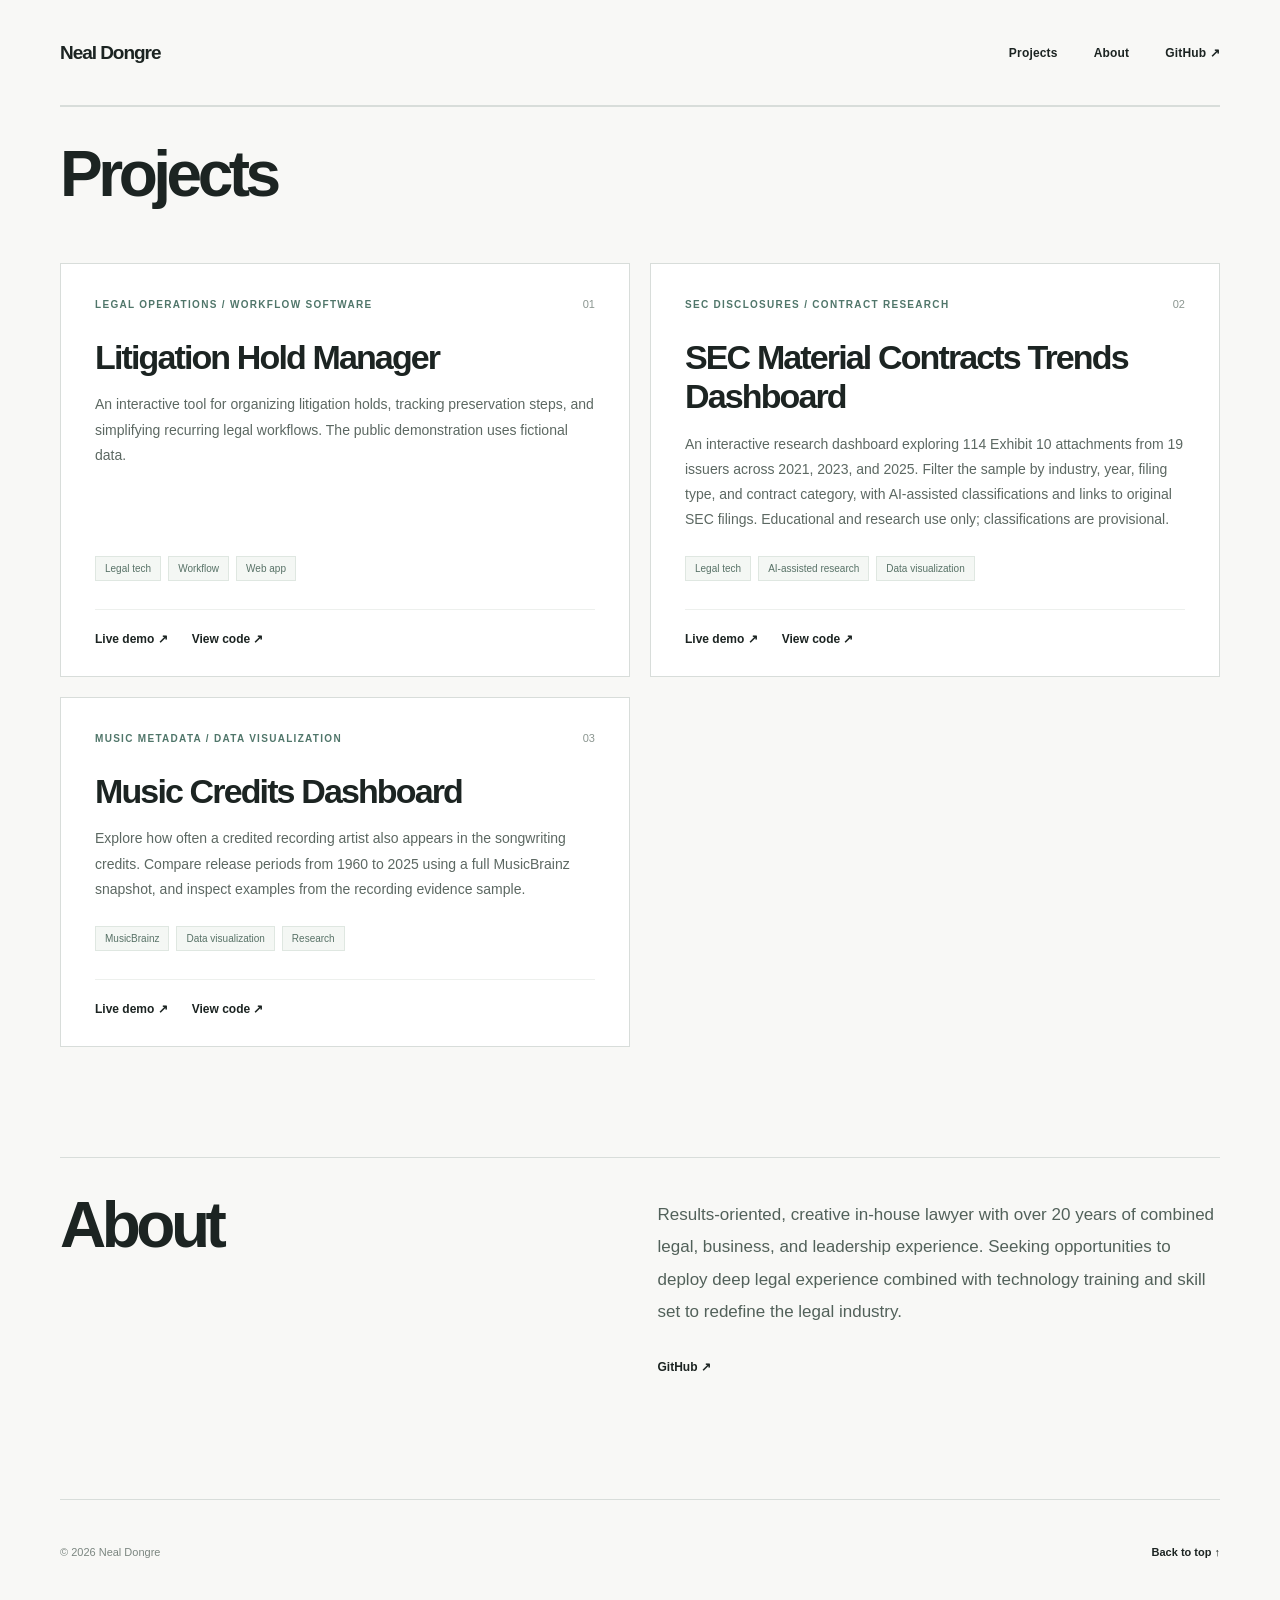
<file: index.html>
<!doctype html>
<html lang="en">
<head>
  <meta charset="utf-8">
  <meta name="viewport" content="width=device-width, initial-scale=1">
  <meta name="theme-color" content="#f8f8f6">
  <meta name="description" content="Selected technology and software projects by Neal Dongre, at the intersection of law, operations, and technology.">
  <title>Neal Dongre — Projects</title>
  <link rel="stylesheet" href="styles.css">
  <script src="content.js?v=20261110-music" defer></script>
  <script src="site.js" defer></script>
</head>
<body id="top">
  <a class="skip" href="#main">Skip to content</a>
  <div class="page">
    <header class="site-header">
      <a class="wordmark" href="#top" id="wordmark">Neal Dongre</a>
      <nav class="navigation" aria-label="Main navigation">
        <a href="#projects">Projects</a>
        <a href="#about">About</a>
        <a id="nav-github" href="https://github.com/nealdongre-code" target="_blank" rel="noopener noreferrer">GitHub <span aria-hidden="true">↗</span></a>
      </nav>
    </header>

    <main id="main">
      <section class="projects section" id="projects" aria-labelledby="projects-heading">
        <h2 id="projects-heading">Projects</h2>
        <div id="project-list" class="project-list"></div>
        <p class="empty-state" id="empty-state" hidden>New projects are coming soon. In the meantime, explore my work on <a href="https://github.com/nealdongre-code">GitHub</a>.</p>
      </section>

      <section class="about section" id="about" aria-labelledby="about-heading">
        <div class="about-grid"><h2 id="about-heading">About</h2><div class="about-content"><p id="about-text"></p><div class="about-links" id="about-links"></div></div></div>
      </section>
    </main>
    <footer class="footer"><span id="footer-name">© Neal Dongre</span><a href="#top">Back to top ↑</a></footer>
  </div>
</body>
</html>
</file>
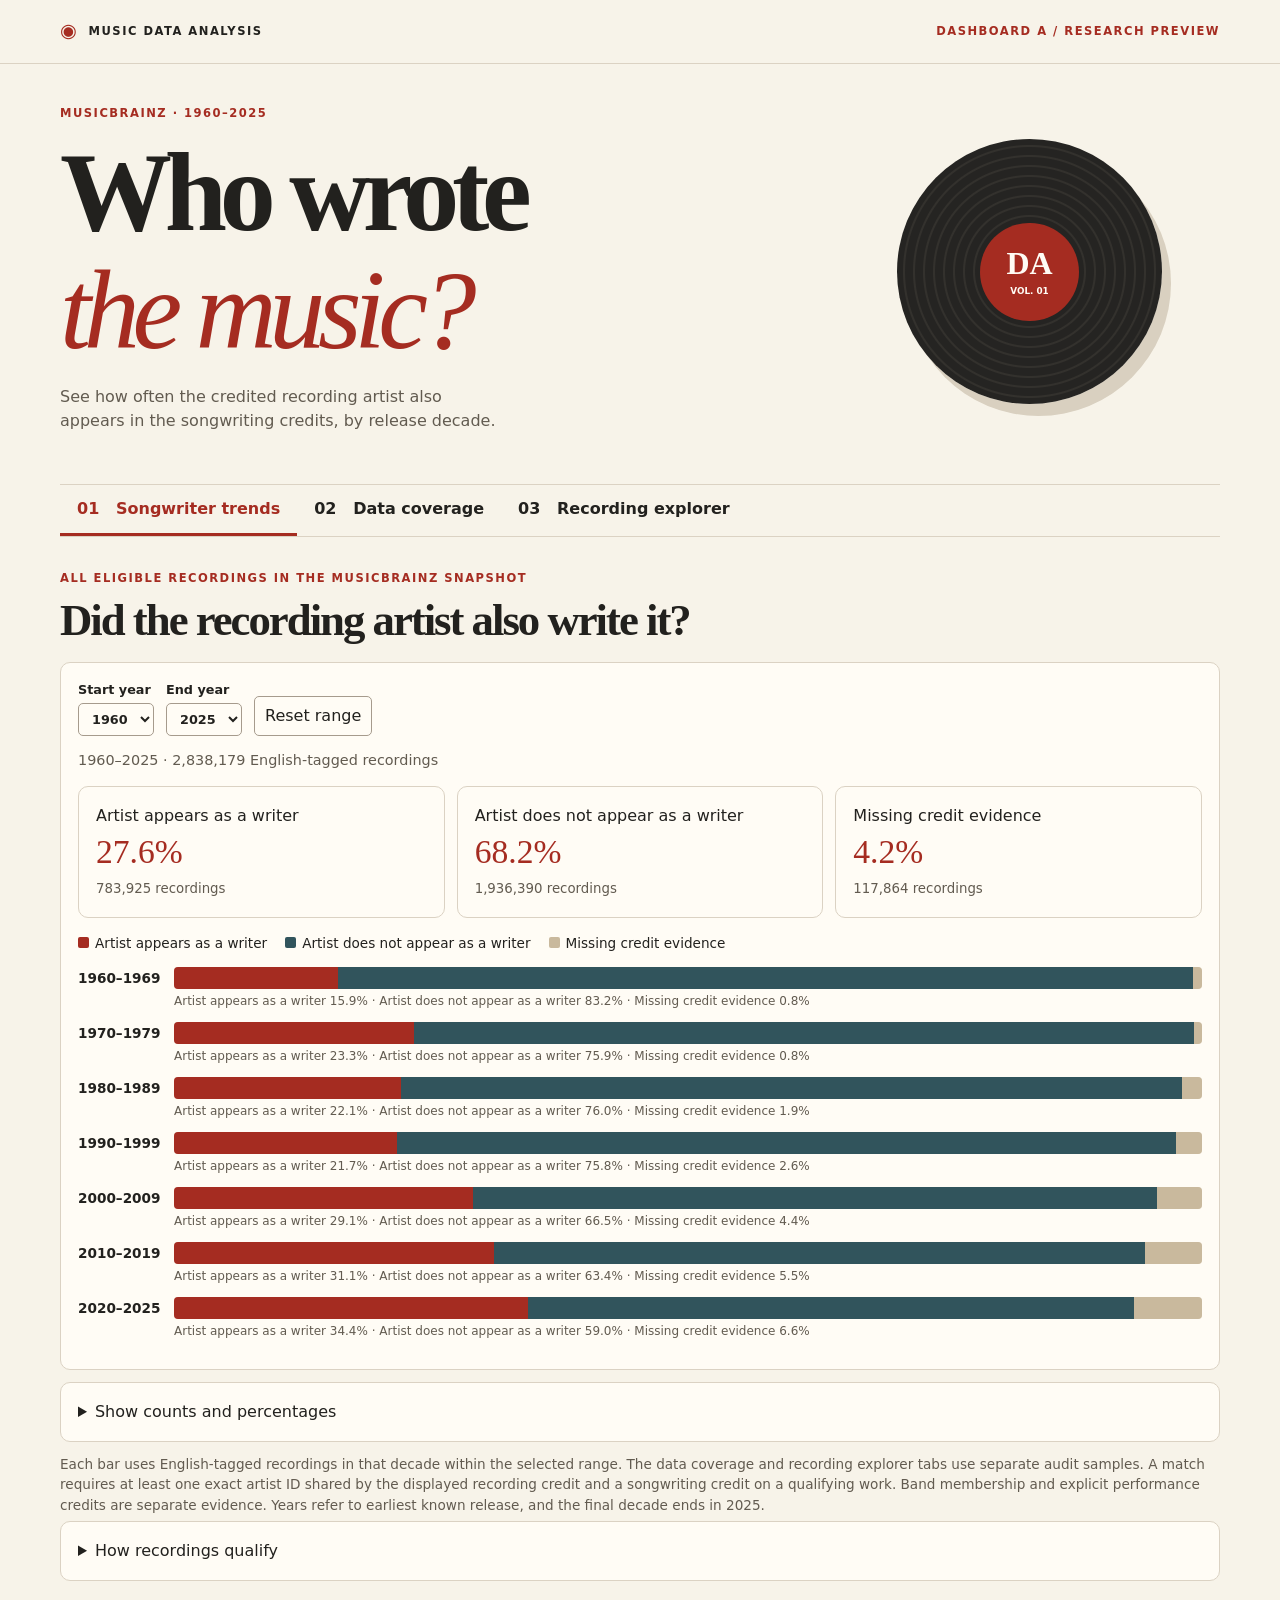
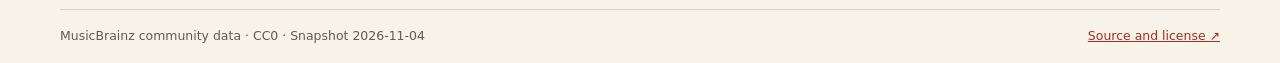
<file: music-data-analysis/index.html>
<!doctype html>
<html lang="en">
<head>
<meta charset="utf-8"><meta name="viewport" content="width=device-width, initial-scale=1">
<meta name="description" content="Explore MusicBrainz songwriting and performance evidence from 1960 to 2025.">
<title>Music Credits · Dashboard A</title>
<link rel="stylesheet" href="style.css">
<script defer src="data.js"></script><script defer src="app.js"></script>
</head>
<body>
<header><div class="wrap mast"><a href="#" class="brand"><span class="mark" aria-hidden="true">◉</span> MUSIC DATA ANALYSIS</a><span class="edition">DASHBOARD A / RESEARCH PREVIEW</span></div></header>
<main class="wrap">
<section class="intro"><div><p class="eyebrow">MUSICBRAINZ · 1960–2025</p><h1>Who wrote<br><em>the music?</em></h1><p>See how often the credited recording artist also appears in the songwriting credits, by release decade.</p></div><div class="record" aria-hidden="true"><span>DA<br><small>VOL. 01</small></span></div></section>
<nav aria-label="Dashboard views"><button id="trendTab" aria-controls="trend" aria-pressed="true">01 &nbsp; Songwriter trends</button><button id="coverageTab" aria-controls="coverage" aria-pressed="false">02 &nbsp; Data coverage</button><button id="sampleTab" aria-controls="sample" aria-pressed="false">03 &nbsp; Recording explorer</button></nav>
<section id="trend">
<div class="section-head"><div><p id="trendCohort" class="eyebrow">ENGLISH-TAGGED MUSICBRAINZ AUDIT SAMPLE</p><h2>Did the recording artist also write it?</h2></div></div>
<div class="panel">
<div class="range-controls"><label><span id="startLabel">Start decade</span><select id="startDecade"></select></label><label><span id="endLabel">End decade</span><select id="endDecade"></select></label><button id="resetRange" type="button">Reset range</button></div>
<p id="rangeSummary" role="status"></p>
<div id="trendMetrics" class="metrics"></div>
<ul class="legend" aria-label="Chart legend"><li class="writer-match">Artist appears as a writer</li><li class="writer-no-match">Artist does not appear as a writer</li><li class="writer-missing">Missing credit evidence</li></ul>
<div id="trendChart"></div>
</div>
<details class="panel"><summary>Show counts and percentages</summary><div class="scroll"><table id="trendCounts"></table></div></details>
<p class="note">Each bar uses English-tagged recordings in that decade within the selected range. The data coverage and recording explorer tabs use separate audit samples. A match requires at least one exact artist ID shared by the displayed recording credit and a songwriting credit on a qualifying work. Band membership and explicit performance credits are separate evidence. Years refer to earliest known release, and the final decade ends in 2025.</p>
<details class="panel"><summary>How recordings qualify</summary><p>Recordings need a known release year in the selected range and at least one linked work tagged English through a recording-of relationship. Instrumental and karaoke relationships do not qualify. Missing work links or language tags can exclude English recordings. This measures MusicBrainz credit evidence within the eligible catalog.</p></details>
</section>
<section id="coverage" hidden><div class="section-head"><div><p class="eyebrow">CATALOG AUDIT · 1-IN-64 SAMPLE</p><h2>Coverage by release decade</h2></div><label>Decade<select id="coverageDecade"></select></label></div><div id="metrics" class="metrics"></div>
<div class="panel"><div class="section-head"><div><h3 id="chartTitle"></h3><p id="chartDescription"></p></div><label>Measure<select id="measure"></select></label></div><div id="chart"></div></div>
<details class="panel"><summary>Show counts behind the chart</summary><div class="scroll"><table id="counts"></table></div></details>
<p class="note">Release year is the earliest known appearance in the snapshot. English coverage depends on linked works and lyric-language tags. The 2020s cover 2020–2025.</p></section>
<section id="sample" hidden><div class="section-head"><div><p class="eyebrow">240 ENGLISH-TAGGED RECORDINGS · REVIEW SAMPLE</p><h2>Recording explorer</h2><p>Search the review sample and inspect the evidence behind each match.</p></div></div>
<div class="filters"><label>Search titles, works or artists<input id="query" type="search" placeholder="Try Genesis or Suspicious Minds"></label><label>Decade<select id="sampleDecade"></select></label><label>Evidence signal<select id="signal"><option value="">Any signal</option><option value="displayed">Writer in displayed credit</option><option value="explicit">Writer in performance credit</option><option value="supported">Band membership supported</option><option value="uncertain">Band membership uncertain</option><option value="outside">Band membership outside year</option></select></label></div>
<p id="resultCount" class="eyebrow" role="status"></p><div class="explorer"><div id="recordings" class="panel listing" aria-label="Matching recordings"></div><article class="panel evidence" id="evidence" aria-label="Selected recording evidence"></article></div>
<p class="note">The review sample has fixed decade quotas. Use Catalog coverage for estimates from the larger audit sample.</p></section>
</main>
<footer class="wrap"><span>MusicBrainz community data · CC0 · Snapshot 2026-11-04</span><a href="https://musicbrainz.org/doc/MusicBrainz_Database/Download">Source and license ↗</a></footer>
</body></html>
</file>
<file: styles.css>
:root{--bg:#f8f8f6;--ink:#1c2422;--muted:#67716d;--line:#d8ddda;--accent:#50766a;--soft:#e8eee9;--max:1160px}*{box-sizing:border-box}html{scroll-behavior:smooth}body{margin:0;background:var(--bg);color:var(--ink);font-family:Inter,-apple-system,BlinkMacSystemFont,"Segoe UI",Arial,sans-serif;-webkit-font-smoothing:antialiased}a{color:inherit;text-decoration:none}a:focus-visible{outline:3px solid var(--accent);outline-offset:5px}button{font:inherit}.skip{position:absolute;left:12px;top:-50px;padding:10px;background:var(--ink);color:#fff;z-index:10}.skip:focus{top:12px}.page{width:min(var(--max),calc(100% - 104px));margin:auto}.site-header{height:106px;display:flex;align-items:center;justify-content:space-between;border-bottom:1px solid var(--line)}.wordmark{font-size:19px;font-weight:760;letter-spacing:-.055em}.mark-dot,.heading-period{color:var(--accent)}.navigation{display:flex;gap:36px;align-items:center;font-size:12px;font-weight:620;letter-spacing:.015em}.navigation a:hover,.secondary-link:hover,.about-links a:hover,.footer a:hover{color:var(--accent)}.hero{display:grid;grid-template-columns:1.4fr .6fr;gap:44px;padding:105px 0 110px;min-height:590px;align-items:center}.eyebrow,.section-kicker,.art-label,.art-index{font-size:10px;font-weight:760;letter-spacing:.19em}.eyebrow{color:var(--accent);margin:0 0 28px}.hero h1{font-weight:690;letter-spacing:-.074em;font-size:clamp(58px,6.65vw,91px);line-height:1.06;margin:0 0 32px;max-width:850px}.hero h1 em{font-weight:420;font-style:normal;color:var(--accent)}.hero-description{font-size:16px;line-height:1.82;color:#5d6964;max-width:550px;margin:0 0 32px}.hero-actions{display:flex;align-items:center;gap:25px}.primary-link{display:inline-flex;align-items:center;gap:34px;background:var(--ink);color:#fff;padding:15px 19px;font-size:12px;font-weight:650;transition:background .2s,transform .2s}.primary-link:hover{background:var(--accent);transform:translateY(-2px)}.secondary-link{font-size:12px;font-weight:700}.hero-art{display:flex;justify-content:end}.art-frame{position:relative;width:min(100%,305px);aspect-ratio:.85;background:#e8ede8;border:1px solid #d7e0d9;overflow:hidden}.art-label{position:absolute;top:24px;left:23px;color:#648174;z-index:2;font-size:8px}.art-circle{position:absolute;width:82%;aspect-ratio:1;border:1px solid #9cb4a4;border-radius:50%;top:20%;left:28%}.art-circle:before,.art-circle:after{content:"";position:absolute;inset:16%;border:1px solid #a8bcae;border-radius:50%}.art-circle:after{inset:32%}.art-square{position:absolute;transform:rotate(-17deg);width:53%;aspect-ratio:1;top:33%;left:12%;background:#6d907e;opacity:.9;mix-blend-mode:multiply}.art-index{position:absolute;right:20px;bottom:21px;color:#668072;font-size:9px}.section{border-top:1px solid var(--line);padding:32px 0 110px}.section-top{display:flex;justify-content:space-between;align-items:baseline;margin-bottom:40px}.section-kicker{margin:0;color:var(--accent)}.section-note{color:var(--muted);font-size:12px}.section h2{font-size:clamp(45px,5vw,68px);font-weight:650;letter-spacing:-.07em;line-height:1.1;margin:0 0 54px}.project-list{display:grid;grid-template-columns:repeat(2,minmax(0,1fr));gap:20px}.project-card{border:1px solid var(--line);background:#fff;display:flex;flex-direction:column;min-height:315px;padding:34px 34px 30px;transition:border-color .2s,transform .2s}.project-card:hover{border-color:#92afa0;transform:translateY(-3px)}.project-card:first-child:last-child{grid-column:span 2;max-width:735px}.project-top{display:flex;justify-content:space-between;align-items:center;margin-bottom:28px}.project-category{font-size:10px;letter-spacing:.13em;font-weight:750;text-transform:uppercase;color:var(--accent)}.project-index{font-size:11px;color:#8b9690}.project-title{font-size:clamp(24px,2.7vw,34px);line-height:1.15;letter-spacing:-.055em;font-weight:650;margin:0 0 15px}.project-description{font-size:14px;color:#5c6862;line-height:1.8;margin:0 0 24px;max-width:565px}.tags{display:flex;gap:7px;flex-wrap:wrap;margin-top:auto}.tag{border:1px solid #dfe7e1;background:#f4f7f4;font-size:10px;color:#587267;padding:6px 9px}.project-links{display:flex;gap:24px;align-items:center;border-top:1px solid #edf0ed;margin-top:28px;padding-top:22px}.project-links a{font-size:12px;font-weight:750}.project-links a:hover{color:var(--accent)}.about{padding-bottom:125px}.about-grid{display:grid;grid-template-columns:1fr 1fr;gap:35px}.about-content{padding-top:9px}.about-content p{font-size:17px;line-height:1.9;color:#52615a;margin:0 0 32px}.about-links{display:flex;gap:28px;flex-wrap:wrap}.about-links a{font-size:12px;font-weight:750}.footer{border-top:1px solid var(--line);min-height:105px;display:flex;align-items:center;justify-content:space-between;gap:20px;color:#7b8680;font-size:11px}.footer a{color:var(--ink);font-weight:650}.empty-state{line-height:1.7;color:var(--muted)}.empty-state a{text-decoration:underline}@media(max-width:850px){.page{width:min(100% - 48px,var(--max))}.hero{grid-template-columns:1fr;min-height:0;padding:85px 0 80px}.hero-art{display:none}.hero h1{font-size:clamp(50px,9vw,76px)}.project-list{grid-template-columns:1fr}.project-card:first-child:last-child{grid-column:auto;max-width:none}.about-grid{grid-template-columns:1fr;gap:0}.about-grid h2{margin-bottom:22px}}@media(max-width:560px){.page{width:calc(100% - 36px)}.site-header{height:78px}.navigation{gap:17px;font-size:11px}.wordmark{font-size:17px}.hero{padding:70px 0 75px}.hero h1{font-size:clamp(43px,11vw,63px);letter-spacing:-.065em}.hero-description{font-size:15px}.section{padding-bottom:78px}.section-top{margin-bottom:30px}.section h2{margin-bottom:35px}.project-card{min-height:315px;padding:26px}.footer{padding:28px 0;min-height:0;flex-wrap:wrap}.footer span:nth-child(2){display:none}}@media(prefers-reduced-motion:reduce){html{scroll-behavior:auto}.project-card,.primary-link{transition:none}}
</file>
<file: music-data-analysis/style.css>
:root{--paper:#f7f3e9;--ink:#22211e;--muted:#625b50;--line:#dbd2c3;--red:#a52c21;--white:#fffcf5}*{box-sizing:border-box}body{margin:0;background:var(--paper);color:var(--ink);font:16px/1.5 system-ui,sans-serif}button,input,select{font:inherit}button,select,summary{cursor:pointer}button:focus-visible,a:focus-visible,input:focus-visible,select:focus-visible,summary:focus-visible{outline:3px solid var(--red);outline-offset:3px}[hidden]{display:none!important}a{color:var(--red)}.wrap{width:min(1160px,calc(100% - 40px));margin:auto}header{border-bottom:1px solid var(--line)}.mast,footer{display:flex;justify-content:space-between;align-items:center;gap:16px;padding:17px 0}.brand,.edition,.eyebrow{font-size:.72rem;font-weight:800;letter-spacing:.13em}.brand{text-decoration:none;color:var(--ink)}.mark{color:var(--red);font-size:1.2rem;vertical-align:middle;margin-right:.3rem}.edition,.eyebrow{color:var(--red)}.intro{min-height:290px;display:flex;justify-content:space-between;align-items:center;gap:30px;padding:30px 0 35px}.intro p:not(.eyebrow){max-width:440px;color:var(--muted)}h1,h2,h3{margin:0;font-family:Georgia,serif;line-height:1.05}h1{font-size:clamp(3.7rem,9vw,7rem);letter-spacing:-.065em}h1 em{color:var(--red);font-weight:normal}h2{font-size:clamp(1.85rem,4vw,2.8rem);letter-spacing:-.045em}h3{font-size:1.45rem}.record{display:grid;place-items:center;width:min(27vw,265px);aspect-ratio:1;flex:none;border-radius:50%;background:repeating-radial-gradient(circle,#252422 0 4px,#33312d 5px 6px,#252422 7px 10px);box-shadow:9px 12px 0 #d9d0c0;margin-right:5%}.record span{background:var(--red);color:var(--white);border-radius:50%;width:37%;aspect-ratio:1;display:grid;place-content:center;text-align:center;font:bold clamp(1rem,4vw,2rem)/1 Georgia}.record small{font:700 .55rem system-ui;margin-top:.45rem}nav{display:flex;border-block:1px solid var(--line);margin-bottom:26px}nav button{background:transparent;color:var(--ink);border:0;border-bottom:3px solid transparent;padding:12px 17px;text-align:left;font-weight:700}nav button[aria-pressed=true]{border-bottom-color:var(--red);color:var(--red)}.section-head{display:flex;justify-content:space-between;align-items:end;gap:16px;margin-bottom:18px}.section-head p,.note{color:var(--muted);margin:.4rem 0}.section-head .eyebrow{color:var(--red);margin-bottom:.6rem}.metrics,.filters{display:grid;grid-template-columns:repeat(3,minmax(0,1fr));gap:12px;margin-bottom:15px}.metric,.panel{border:1px solid var(--line);background:var(--white);border-radius:10px;padding:17px}.metric strong{display:block;font:2.1rem Georgia,serif;color:var(--red);margin:.3rem 0}.metric small{color:var(--muted)}.panel{margin-bottom:12px}label{display:grid;gap:4px;font-size:.8rem;font-weight:700}select,input{border:1px solid #a69b8d;border-radius:5px;background:var(--white);color:var(--ink);padding:7px 9px;min-width:0;max-width:100%}.bar{display:grid;grid-template-columns:86px 1fr 57px;align-items:center;gap:10px;margin:11px 0;font-size:.85rem}.track{background:#ede4d6;border-radius:4px;height:14px;overflow:hidden}.fill{height:100%;background:#a52c21}.bar.dim .fill{background:#b9a494}.bar strong{text-align:right}.scroll{overflow:auto}table{border-collapse:collapse;width:100%;font-size:.85rem;margin-top:10px}th,td{text-align:left;padding:7px;border-bottom:1px solid var(--line);white-space:nowrap}.explorer{display:grid;grid-template-columns:minmax(225px,1fr) minmax(0,2fr);gap:12px}.listing{max-height:600px;overflow:auto;padding:7px}.listing button{display:block;width:100%;text-align:left;padding:10px;border:0;border-bottom:1px solid var(--line);background:transparent;color:var(--ink)}.listing button[aria-pressed=true]{background:#efe1d1;color:#782219}.listing small,.note{display:block;color:var(--muted);font-size:.85rem}.listing p{padding:8px}.evidence{overflow-wrap:anywhere}.evidence h4{margin:16px 0 3px}.evidence ul{padding-left:20px;margin:4px 0}.signals{display:grid;gap:5px;margin:12px 0}.signal{border-left:3px solid var(--line);padding:4px 8px;background:#f5eee3}.signal.match{border-color:var(--red)}.signal small{display:block;color:var(--muted)}footer{border-top:1px solid var(--line);margin-top:28px!important;color:var(--muted);font-size:.78rem}@media(max-width:650px){.wrap{width:calc(100% - 26px)}.edition{display:none}.record{margin-right:3%;width:24vw}.section-head{align-items:start;flex-wrap:wrap}.metrics{gap:6px}.metric{padding:8px;font-size:.75rem}.metric strong{font-size:1.45rem}.filters,.explorer{grid-template-columns:1fr}.listing{max-height:230px}.bar{grid-template-columns:75px 1fr 50px}.intro{min-height:0}.record small{display:none}footer{flex-wrap:wrap}}

.range-controls{display:flex;flex-wrap:wrap;align-items:end;gap:12px}
.range-controls button{background:transparent;border:1px solid #a69b8d;border-radius:5px;padding:7px 10px;color:var(--ink)}
#rangeSummary{color:var(--muted);font-size:.9rem}
.legend{display:flex;flex-wrap:wrap;gap:8px 18px;list-style:none;padding:0;font-size:.85rem}
.writer-match{--series:#a52c21}.writer-no-match{--series:#31545c}.writer-missing{--series:#c9b99d}
.legend li::before{content:"";display:inline-block;width:11px;height:11px;margin-right:6px;border-radius:2px;background:var(--series)}
.trend-row{display:grid;grid-template-columns:86px 1fr;gap:3px 10px;align-items:center;margin:12px 0;font-size:.85rem}
.trend-stack{display:flex;height:22px;border-radius:4px;overflow:hidden;background:#ede4d6}
.trend-stack span{display:block;background:var(--series)}
.trend-values{grid-column:2;color:var(--muted);font-size:.75rem}
@media(max-width:650px){nav button{padding:8px;font-size:.8rem}.trend-row{grid-template-columns:75px 1fr}}
</file>
